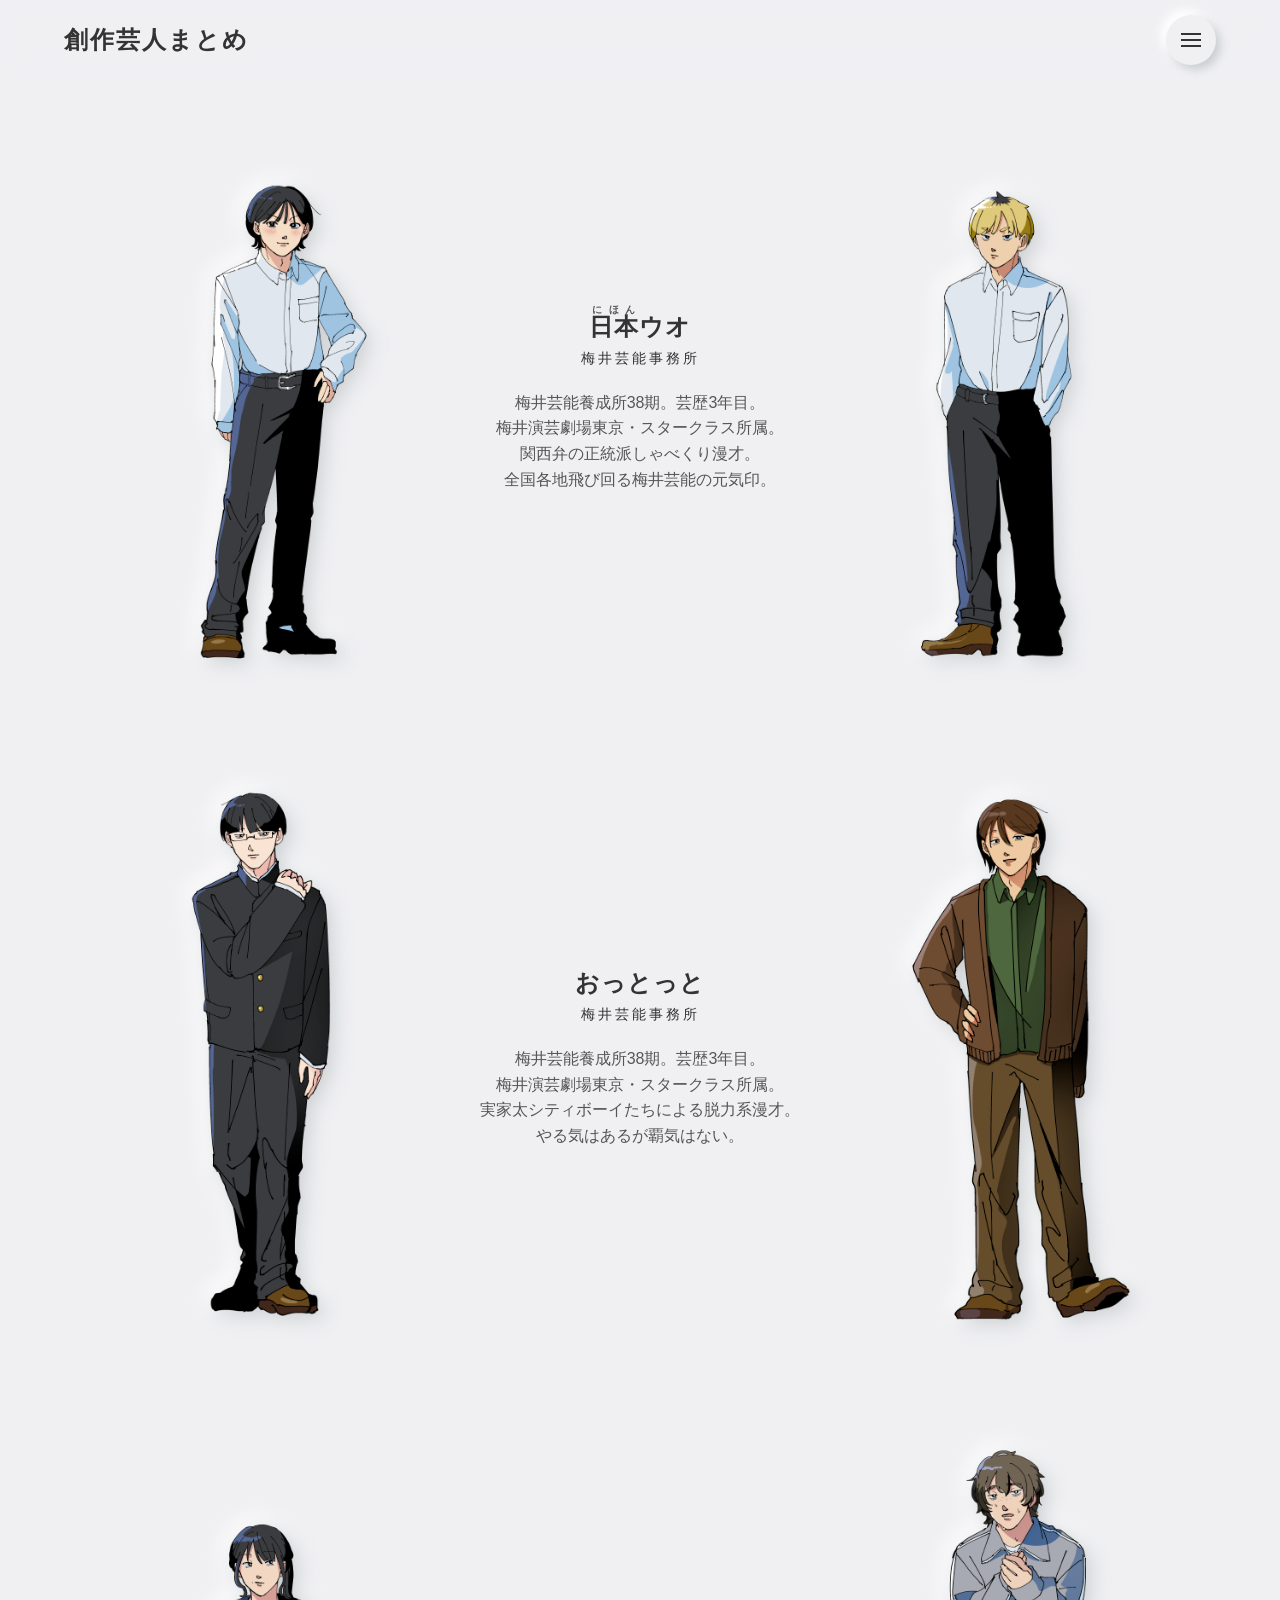
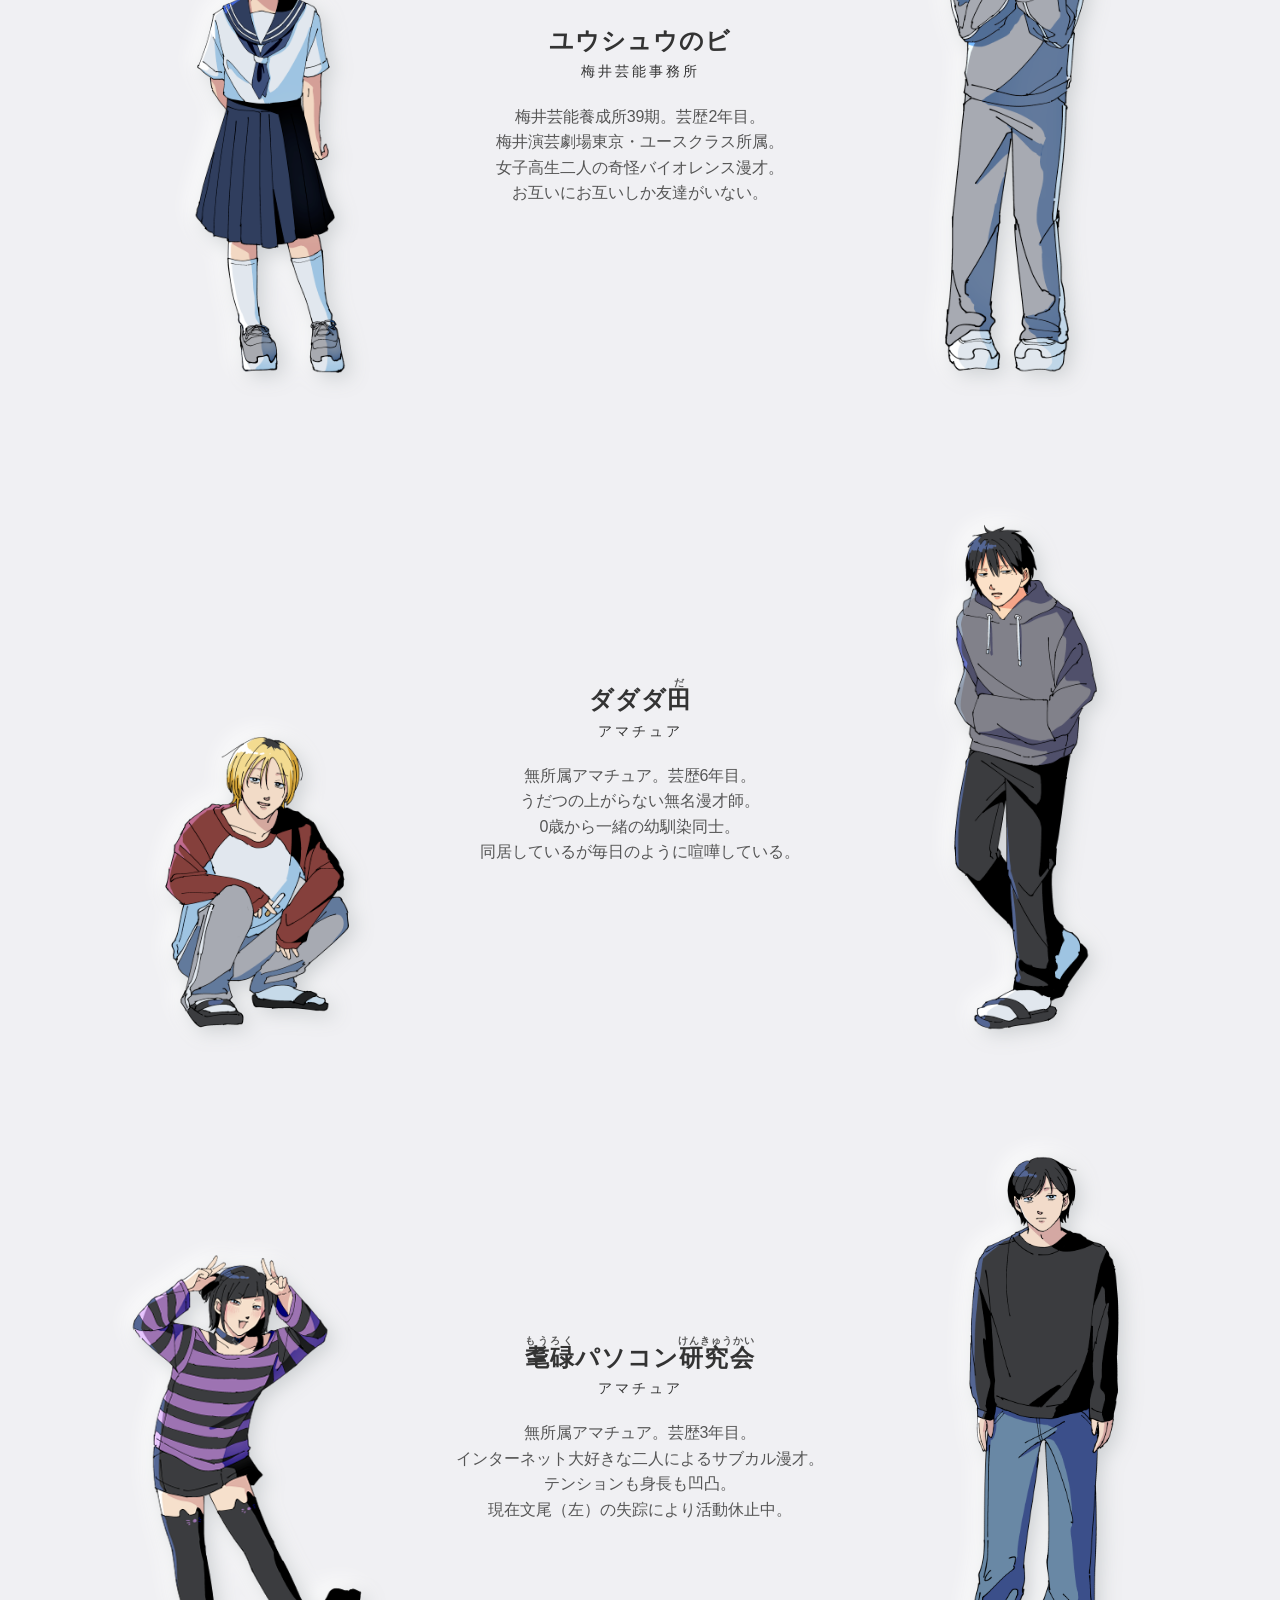
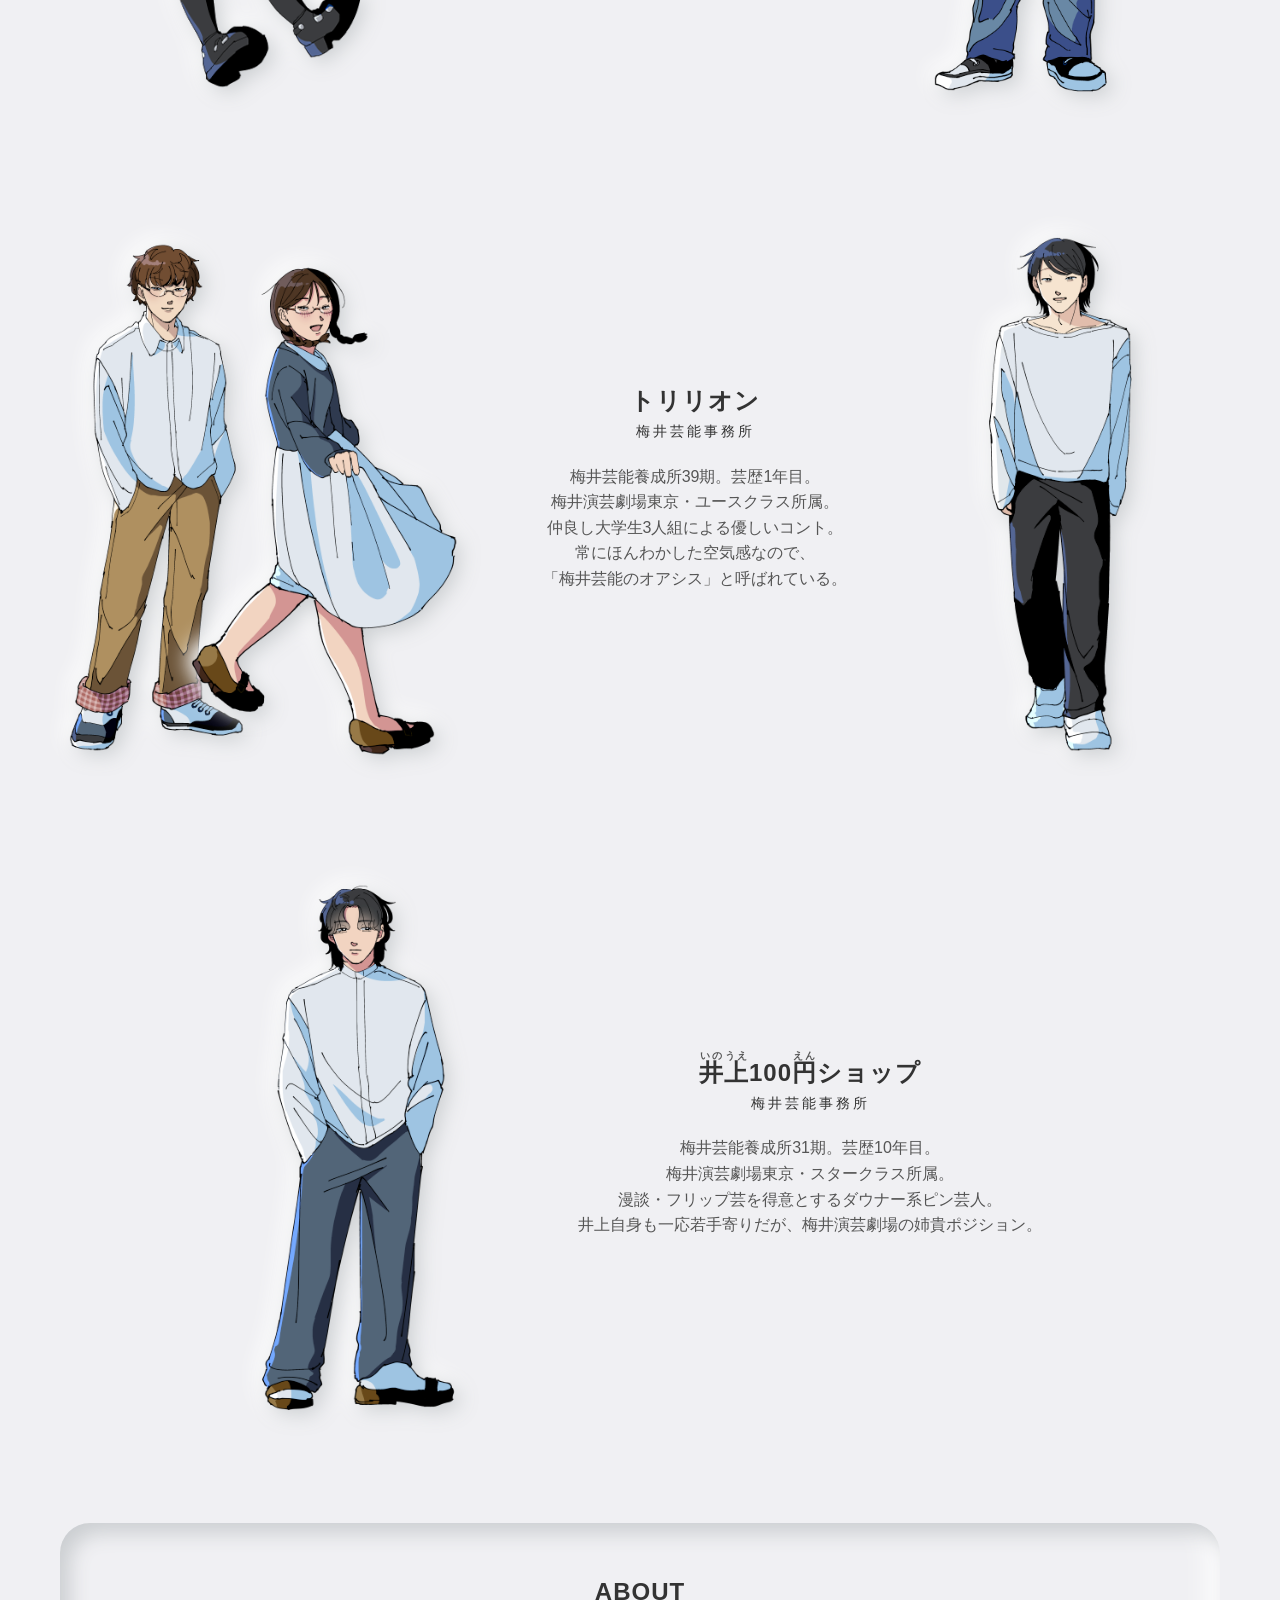
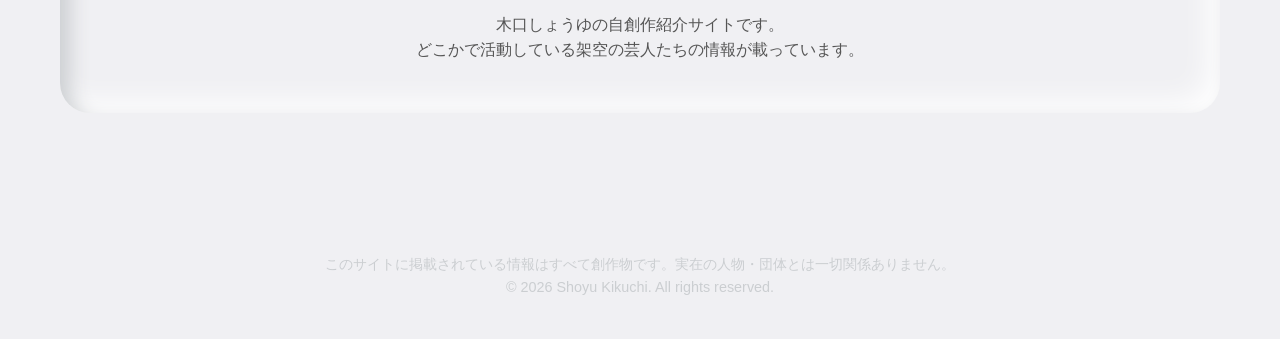
<file: index.html>
<!doctype html>
<html lang="ja">
  <head>
    <meta charset="UTF-8" />
    <meta name="viewport" content="width=device-width, initial-scale=1.0" />
    <title>創作芸人まとめ</title>
    <link rel="stylesheet" href="assets/styles/style.css" />
    <meta property="og:title" content="創作芸人まとめ">
<meta property="og:type" content="website">
<meta property="og:url" content="https://choumiryo-sudo.github.io/sousaku_comedians/">
<meta property="og:image" content="https://choumiryo-sudo.github.io/assets/images/ogp.png">
<meta property="og:site_name" content="創作芸人まとめ">
<meta property="og:description" content="創作芸人の情報をまとめたサイトです。">
<link rel="icon" href="favicon.ico" type="image/x-icon" sizes="any">
<link rel="shortcut icon" href="favicon.ico" type="image/x-icon">
  </head>
  <body id="home">
    <header>
      <h1>創作芸人まとめ</h1>
      <div class="menu-btn" id="menu-btn">
        <span></span>
        <span></span>
        <span></span>
      </div>
      <nav id="nav-menu">
        <ul>
          <li><a href="#home" class="nav-link">HOME</a></li>
          <li><a href="#about" class="nav-link">ABOUT</a></li>
          <li>
            <a href="pages/test_shindan.html" class="nav-link">相性診断</a>
          </li>
          <li>
            <a
              href="https://poipiku.com/13245498/"
              target="_blank"
              class="nav-link"
              rel="noopener noreferrer">LINK ↗︎</a
            >
          </li>
        </ul>
      </nav>
    </header>

    <main id="home">
      <div class="section-wrapper">
        <a href="pages/profile.html?id=0" class="image-link"
          ><img
            src="assets/images/noguchi.png"
            alt="左画像1"
            class="side-image"
        /></a>
        <section class="content-section">
          <h2>
            <ruby>日本<rp>(</rp><rt>にほん</rt><rp>)</rp></ruby>ウオ
          </h2>
          <p class="production-name">梅井芸能事務所</p>
          <p>
            梅井芸能養成所38期。芸歴3年目。<br />
            梅井演芸劇場東京・スタークラス所属。<br />
            関西弁の正統派しゃべくり漫才。<br />
            全国各地飛び回る梅井芸能の元気印。
          </p>
        </section>
        <a href="pages/profile.html?id=1" class="image-link"
          ><img src="assets/images/hara.png" alt="右画像1" class="side-image side-image-right-all"
        /></a>
      </div>

      <div class="section-wrapper">
        <a href="pages/profile.html?id=2" class="image-link"
          ><img src="assets/images/ishide.png" alt="左画像2" class="side-image side-image-left-all"
        /></a>
        <section class="content-section">
          <h2>おっとっと</h2>
          <p class="production-name">梅井芸能事務所</p>
          <p>
            梅井芸能養成所38期。芸歴3年目。<br />
            梅井演芸劇場東京・スタークラス所属。<br />
            実家太シティボーイたちによる脱力系漫才。<br />
            やる気はあるが覇気はない。
          </p>
        </section>
        <a href="pages/profile.html?id=3" class="image-link"
          ><img src="assets/images/kawata.png" alt="右画像2" class="side-image side-image-right-all"
        /></a>
      </div>

      <div class="section-wrapper">
        <a href="pages/profile.html?id=4" class="image-link"
          ><img src="assets/images/misaki.png" alt="左画像3" class="side-image side-image-left-all"
        /></a>
        <section class="content-section">
          <h2>ユウシュウのビ</h2>
          <p class="production-name">梅井芸能事務所</p>
          <p>
            梅井芸能養成所39期。芸歴2年目。<br />
            梅井演芸劇場東京・ユースクラス所属。<br />
            女子高生二人の奇怪バイオレンス漫才。<br />
            お互いにお互いしか友達がいない。
          </p>
        </section>
        <a href="pages/profile.html?id=5" class="image-link"
          ><img src="assets/images/shin.png" alt="右画像3" class="side-image side-image-right-all"
        /></a>
      </div>

      <div class="section-wrapper">
        <a href="pages/profile.html?id=6" class="image-link"
          ><img src="assets/images/tanaka.png" alt="左画像4" class="side-image side-image-left-all"
        /></a>
        <section class="content-section">
          <h2>
            ダダダ<ruby>田<rp>(</rp><rt>だ</rt><rp>)</rp></ruby>
          </h2>
          <p class="production-name">アマチュア</p>
          <p>
            無所属アマチュア。芸歴6年目。<br />
            うだつの上がらない無名漫才師。<br />
            0歳から一緒の幼馴染同士。<br />
            同居しているが毎日のように喧嘩している。
          </p>
        </section>
        <a href="pages/profile.html?id=7" class="image-link"
          ><img src="assets/images/yamada.png" alt="右画像4" class="side-image side-image-right-all"
        /></a>
      </div>

      <div class="section-wrapper">
        <a href="pages/profile.html?id=8" class="image-link"
          ><img src="assets/images/bunbi.png" alt="左画像5" class="side-image side-image-left-all"
        /></a>
        <section class="content-section">
          <h2>
            <ruby>耄碌<rp>(</rp><rt>もうろく</rt><rp>)</rp></ruby>パソコン<ruby
              >研究会<rp>(</rp><rt>けんきゅうかい</rt><rp>)</rp></ruby
            >
          </h2>
          <p class="production-name">アマチュア</p>
          <p>
            無所属アマチュア。芸歴3年目。<br />
            インターネット大好きな二人によるサブカル漫才。<br />
            テンションも身長も凹凸。<br />
            現在文尾（左）の失踪により活動休止中。
          </p>
        </section>
        <a href="pages/profile.html?id=9" class="image-link"
          ><img src="assets/images/hikawa.png" alt="右画像5" class="side-image side-image-right-all"
        /></a>
      </div>

      <div class="section-wrapper">
        <a href="pages/profile.html?id=10" class="image-link"
          ><img
            src="assets/images/takahata.png"
            alt="左画像6"
            class="side-image side-image-left side-image-left-all"
        /></a>
        <a href="pages/profile.html?id=11" class="image-link"
          ><img
            src="assets/images/ehara.png"
            alt="左画像6.1"
            class="side-image side-image-center side-image-left-all"
        /></a>
        <section class="content-section">
          <h2>トリリオン</h2>
          <p class="production-name">梅井芸能事務所</p>
          <p>
            梅井芸能養成所39期。芸歴1年目。<br />
            梅井演芸劇場東京・ユースクラス所属。<br />
            仲良し大学生3人組による優しいコント。<br />
            常にほんわかした空気感なので、<br />「梅井芸能のオアシス」と呼ばれている。
          </p>
        </section>
        <a href="pages/profile.html?id=12" class="image-link"
          ><img src="assets/images/kutsu.png" alt="右画像6" class="side-image side-image-right-all"
        /></a>
      </div>

      <div class="section-wrapper">
        <a href="pages/profile.html?id=13" class="image-link"
          ><img src="assets/images/inoue.png" alt="左画像7" class="side-image side-image-left-all"
        /></a>
        <section class="content-section">
          <h2>
            <ruby>井上<rp>(</rp><rt>いのうえ</rt><rp>)</rp></ruby>100<ruby
              >円<rp>(</rp><rt>えん</rt><rp>)</rp></ruby
            >ショップ
          </h2>
          <p class="production-name">梅井芸能事務所</p>
          <p>
            梅井芸能養成所31期。芸歴10年目。<br />
            梅井演芸劇場東京・スタークラス所属。<br />
            漫談・フリップ芸を得意とするダウナー系ピン芸人。<br />
            井上自身も一応若手寄りだが、梅井演芸劇場の姉貴ポジション。
          </p>
        </section>
      </div>

      <section class="content-section" id="about">
        <h2>ABOUT</h2>
        <p>
          木口しょうゆの自創作紹介サイトです。<br />
          どこかで活動している架空の芸人たちの情報が載っています。
        </p>
      </section>
    </main>

    <footer>
      <p>
        このサイトに掲載されている情報はすべて創作物です。実在の人物・団体とは一切関係ありません。
      </p>
      <p>&copy; 2026 Shoyu Kikuchi. All rights reserved.</p>
    </footer>

    <script src="assets/scripts/script.js"></script>
  </body>
</html>
</file>
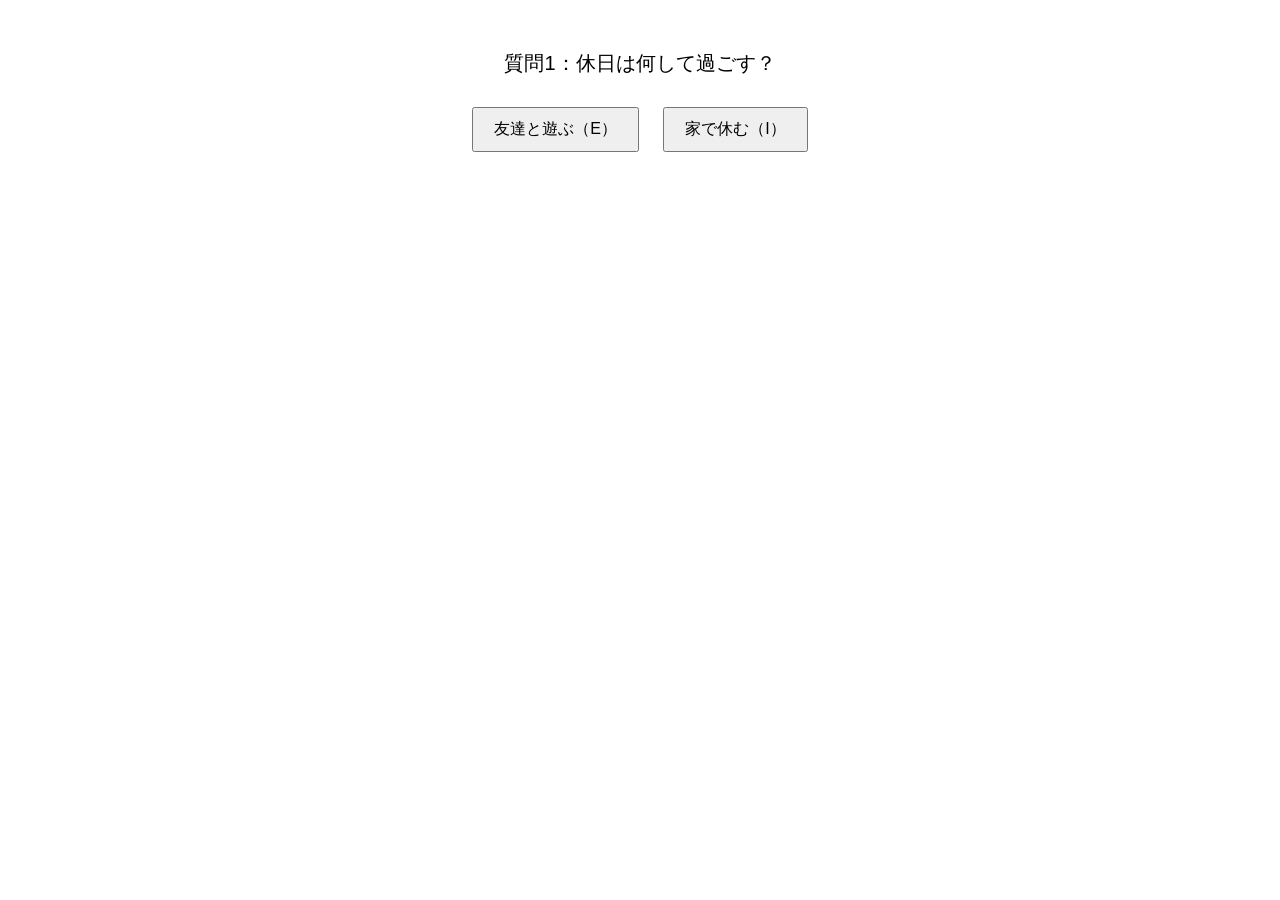
<file: test/testshindan.html>
<!doctype html>
<html lang="ja">
  <head>
    <meta charset="UTF-8" />
    <title>性格診断</title>
    <link rel="icon" href="../favicon.ico" type="image/x-icon" sizes="any" />
    <link rel="shortcut icon" href="../favicon.ico" type="image/x-icon" />
    <style>
      body {
        font-family: sans-serif;
        text-align: center;
        margin-top: 50px;
      }

      .question {
        font-size: 20px;
        margin-bottom: 20px;
      }

      button {
        padding: 10px 20px;
        margin: 10px;
        font-size: 16px;
        cursor: pointer;
      }

      #result {
        font-size: 24px;
        margin-top: 30px;
      }
    </style>
  </head>
  <body>
    <div id="app">
      <div class="question" id="question"></div>
      <div id="choices">
        <button id="btnA" onclick="answer('A')"></button>
        <button id="btnB" onclick="answer('B')"></button>
      </div>
      <div id="result"></div>
    </div>

    <script>
      const questions = [
        {
          text: "質問1：休日は何して過ごす？",
          A: "友達と遊ぶ（E）",
          B: "家で休む（I）",
        },
        {
          text: "質問2：道に迷った時、どうする？",
          A: "まず調べる（S）",
          B: "勘を頼りにする（N）",
        },
        {
          text: "質問3：友達が落ち込んでたら？",
          A: "解決法を考える（T）",
          B: "まずは寄り添う（F）",
        },
        {
          text: "質問4：夏休みの宿題は？",
          A: "計画的に進める（J）",
          B: "なんとかなるでしょ！（P）",
        },
        {
          text: "質問5：あなたは？",
          A: "ボケ気質（個性的）",
          B: "ツッコミ気質（常識人）",
        },
      ];

      const results = {
        AAAAA: "タイプ1: ESTJ(個性的) 井上",
        AAAAB: "タイプ2: ESTJ(常識人) 髙畑",
        AAABA: "タイプ3: ESTP(個性的) 田中",
        AAABB: "タイプ4: ESTP(常識人) 石出",
        AABAA: "タイプ5: ESFJ(個性的) 田中",
        AABAB: "タイプ6: ESFJ(常識人) 牧",
        AABBA: "タイプ7: ESFP(個性的) 野口",
        AABBB: "タイプ8: ESFP(常識人) 野口",
        ABAAA: "タイプ9: ENTJ(個性的) 秋尾",
        ABAAB: "タイプ10: ENTJ(常識人) 井上",
        ABABA: "タイプ11: ENTP(個性的) 河田",
        ABABB: "タイプ12: ENTP(常識人) 泉たいが",
        ABBAA: "タイプ13: ENFJ(個性的) 河田",
        ABBAB: "タイプ14: ENFJ(常識人) 榎原",
        ABBBA: "タイプ15: ENFP(個性的) 岩川",
        ABBBB: "タイプ16: ENFP(常識人) 野口",
        BAAAA: "タイプ17: ISTJ(個性的) ミサキ",
        BAAAB: "タイプ18: ISTJ(常識人) 平山",
        BAABA: "タイプ19: ISTP(個性的) ミサキ",
        BAABB: "タイプ20: ISTP(常識人) 山田",
        BABAA: "タイプ21: ISFJ(個性的) 沓",
        BABAB: "タイプ22: ISFJ(常識人) 石出",
        BABBA: "タイプ23: ISFP(個性的) 千田",
        BABBB: "タイプ24: ISFP(常識人) 松山",
        BBAAA: "タイプ25: INTJ(個性的) 泉志保",
        BBAAB: "タイプ26: INTJ(常識人) 樋川",
        BBABA: "タイプ27: INTP(個性的) 田中",
        BBABB: "タイプ28: INTP(常識人) 原",
        BBBAA: "タイプ29: INFJ(個性的) 榎原",
        BBBAB: "タイプ30: INFJ(常識人) 信",
        BBBBA: "タイプ31: INFP(個性的) 文尾",
        BBBBB: "タイプ32: INFP(常識人) 信",
      };

      let currentIndex = 0;
      let answers = "";

      function showQuestion() {
        const q = questions[currentIndex];

        document.getElementById("question").textContent = q.text;
        document.getElementById("btnA").textContent = q.A;
        document.getElementById("btnB").textContent = q.B;
      }

      function answer(choice) {
        answers += choice;
        currentIndex++;

        if (currentIndex < questions.length) {
          showQuestion();
        } else {
          showResult();
        }
      }

      function showResult() {
        document.getElementById("choices").style.display = "none";
        document.getElementById("question").textContent = "診断結果";

        const resultText = results[answers] || "未定義のパターンです";

        document.getElementById("result").textContent =
          `${resultText}（回答: ${answers}）`;
      }

      showQuestion();
    </script>
  </body>
</html>
</file>
<file: assets/styles/style.css>
:root {
  --bg-color: #f0f0f3; /* 清潔感のあるオフホワイト */
  --text-color: #555555;
  --heading-color: #333333;
  --shadow-light: #ffffff;
  --shadow-dark: #cbced1;
  --accent-color: #a8c0d5;
}

* {
  margin: 0;
  padding: 0;
  box-sizing: border-box;
}

html {
  /* ABOUTクリック時のスムーズなスクロールを実現 */
  scroll-behavior: smooth;
}

body {
  background-color: var(--bg-color);
  color: var(--text-color);
  font-family:
    "Helvetica Neue", Arial, "Hiragino Kaku Gothic ProN", "Hiragino Sans",
    Meiryo, sans-serif;
  line-height: 1.6;
  overflow-x: hidden;
}

body.maintenance-body {
  min-height: 100vh;
  overflow: hidden;
}

.maintenance-screen {
  min-height: 100vh;
  display: grid;
  place-items: center;
  padding: 32px;
  background:
    radial-gradient(circle at top, rgba(168, 192, 213, 0.35), transparent 45%),
    linear-gradient(180deg, #f6f6f8 0%, #eceff3 100%);
}

.maintenance-card {
  width: min(100%, 560px);
  padding: 40px 28px;
  border-radius: 28px;
  text-align: center;
  background: rgba(255, 255, 255, 0.72);
  box-shadow:
    10px 10px 24px rgba(203, 206, 209, 0.55),
    -10px -10px 24px rgba(255, 255, 255, 0.8);
  backdrop-filter: blur(10px);
}

.maintenance-eyebrow {
  margin-bottom: 12px;
  color: var(--accent-color);
  font-size: 0.85rem;
  font-weight: 700;
  letter-spacing: 0.22em;
  text-transform: uppercase;
}

.maintenance-card h1 {
  margin-bottom: 16px;
  color: var(--heading-color);
  font-size: clamp(1.3rem, 4vw, 2.6rem);
  line-height: 1.35;
}

.maintenance-copy {
  color: var(--text-color);
  font-size: 0.9rem;
  line-height: 1.9;
}

rt {
  font-size: 0.4em;
  color: var(--text-color);
}

/* =========================================
       ヘッダー ＆ ハンバーガーメニュー
       ========================================= */
header {
  position: fixed;
  top: 0;
  width: 100%;
  height: 80px;
  padding: 0 5%;
  display: flex;
  justify-content: space-between;
  align-items: center;
  z-index: 1000;
  background-color: rgba(240, 240, 243, 0.6);
  backdrop-filter: blur(8px); /* スクロール時の背景ぼかし */
}

header h1 {
  color: var(--heading-color);
  font-size: 1.5rem;
  letter-spacing: 2px;
}

.header-title {
  text-decoration: none;
  color: var(--heading-color);
  transition: color 0.3s ease;
}

.header-title:visited {
  text-decoration: none;
  color: var(--heading-color);
  transition: color 0.3s ease;
}

/* ハンバーガーボタン（ニューモーフィズム） */
.menu-btn {
  width: 50px;
  height: 50px;
  border-radius: 50%;
  background: var(--bg-color);
  box-shadow:
    5px 5px 10px var(--shadow-dark),
    -5px -5px 10px var(--shadow-light);
  display: flex;
  flex-direction: column;
  justify-content: center;
  align-items: center;
  cursor: pointer;
  z-index: 1001;
  transition: all 0.3s ease;
}

/* ボタンクリック時のへこみアニメーション */
.menu-btn:active {
  box-shadow:
    inset 4px 4px 8px var(--shadow-dark),
    inset -4px -4px 8px var(--shadow-light);
}

.menu-btn span {
  display: block;
  width: 20px;
  height: 2px;
  background-color: var(--heading-color);
  margin: 2px 0;
  transition: all 0.3s ease;
}

/* ハンバーガーメニュー展開時の×印アニメーション */
.menu-btn.open span:nth-child(1) {
  transform: translateY(6px) rotate(45deg);
}
.menu-btn.open span:nth-child(2) {
  opacity: 0;
}
.menu-btn.open span:nth-child(3) {
  transform: translateY(-6px) rotate(-45deg);
}

/* ナビゲーションメニュー */
nav {
  position: fixed;
  top: 0;
  right: -100%;
  width: 300px;
  height: 100vh;
  background: var(--bg-color);
  box-shadow: -10px 0 20px rgba(203, 206, 209, 0.5);
  display: flex;
  flex-direction: column;
  justify-content: center;
  align-items: center;
  transition: right 0.4s cubic-bezier(0.68, -0.55, 0.265, 1.55);
  z-index: 1000;
}

nav.open {
  right: 0;
}

nav ul {
  list-style: none;
  text-align: center;
  width: 100%;
}

nav ul li {
  margin: 30px 0;
}

nav ul li a {
  text-decoration: none;
  color: var(--heading-color);
  font-size: 1.2rem;
  font-weight: bold;
  letter-spacing: 2px;
  padding: 15px 40px;
  border-radius: 30px;
  background: var(--bg-color);
  transition: all 0.3s ease;
  display: inline-block;
}

/* リンクホバー・アクティブ時のアニメーション */
nav ul li a:hover {
  color: #777;
}
nav ul li a:active {
  box-shadow:
    inset 4px 4px 8px var(--shadow-dark),
    inset -4px -4px 8px var(--shadow-light);
}

/* =========================================
       メインコンテンツ (4つのセクション)
       ========================================= */
main {
  padding: 120px 20px 60px;
  max-width: 1200px; /* 画像を入れるために幅を拡大 */
  margin: 0 auto;
  display: flex;
  flex-direction: column;
  gap: 100px; /* 行間の余白を広めに */
}
/* 1行分のラッパー（画像 + テキスト + 画像） */
.section-wrapper {
  display: flex;
  align-items: center;
  justify-content: center;
  gap: 40px;
  width: 100%;
}

/* サイド画像のスタイル */
.side-image {
  width: 300px;
  height: 550px;
  object-fit: cover;
  border-radius: 30px;
  filter: drop-shadow(6px 6px 10px var(--shadow-dark))
    drop-shadow(-6px -6px 10px var(--shadow-light));
  transition: transform 0.3s ease;
}

.side-image:hover {
  transform: translateY(-5px); /* テキストブロックと同じホバーエフェクト */
}

.side-image-center {
  margin-left: -180px;
  margin-bottom: -20px;
}

.side-image-left {
  margin-left: -50px;
}

.content-section {
  background: var(--bg-color);
  padding: 50px 30px;
  text-align: center; /* 中央揃え */
  transition: transform 0.3s ease;
}

.content-section h2 {
  color: var(--heading-color);
  font-size: 1.5rem;
  letter-spacing: 1px;
}

.content-section p {
  font-size: 1rem;
  color: var(--text-color);
}

.content-section .production-name {
  font-size: 0.9rem;
  color: var(--heading-color);
  letter-spacing: 3px;
  margin-bottom: 20px;
}

/* =========================================
       フッター
       ========================================= */
footer {
  text-align: center;
  padding: 40px 20px;
  margin-top: 40px;
  color: var(--shadow-dark);
  font-size: 0.9rem;
}

#about.content-section {
  border-radius: 30px;
  padding: 50px 30px;
  box-shadow:
    10px 10px 20px inset var(--shadow-dark),
    -10px -10px 30px inset var(--shadow-light);
}

/* =========================================
       人物紹介ページ専用スタイル (プレフィックス: profile-)
       ========================================= */

.profile-body {
  background-color: var(--bg-color);
  color: var(--text-color);
  font-family:
    "Helvetica Neue", Arial, "Hiragino Kaku Gothic ProN", "Hiragino Sans",
    Meiryo, sans-serif;
  line-height: 1.6;
  overflow-x: hidden;
  display: flex;
  justify-content: center;
  align-items: center;
  min-height: 100vh;
  padding: 40px 0;
}

.profile-container {
  position: relative;
  width: 100%;
  /* 変更点: 画面いっぱいに広げるため、max-widthを1200pxから1600pxに拡大 */
  max-width: 1600px;
  /* 変更点: 矢印が画面端に固定されるため、コンテンツが被らないよう左右paddingを大きく確保 */
  padding: 0 120px;
  margin: 0 auto;
}

/* 滑らかな遷移のためのフェードアニメーション用クラス */
.profile-content {
  display: flex;
  /* 変更点: 全体的に要素を広げるため、左右カラムの隙間を60pxから100pxに拡大 */
  gap: 100px;
  align-items: center;
  transition:
    opacity 0.5s ease,
    transform 0.5s ease;
  opacity: 1;
  transform: translateX(0);
}

.profile-content.fade-out {
  opacity: 0;
  transform: translateX(-20px);
}

/* --- 左側：画像エリア --- */
.profile-left {
  position: relative;
  flex: 1;
  display: flex;
  justify-content: center;
  align-items: center;
}

/* 背面のテーマカラー（ぼかし光彩） */
.profile-theme-bg {
  position: absolute;
  /* 変更点: 画面の広がりに合わせて背景光彩を280pxから400pxに拡大 */
  width: 400px;
  height: 400px;
  border-radius: 50%;
  background-color: var(--theme-color, #a8c0d5); /* デフォルト色 */
  filter: blur(60px);
  opacity: 0.6;
  z-index: 0;
  transition: background-color 0.5s ease;
}

/* 人物画像（ニューモーフィズム枠） */
.profile-img {
  /* 変更点: 画面の広がりに合わせて人物画像を拡大（320x400 → 400x500） */
  width: 400px;
  height: 500px;
  object-fit: cover;
  border-radius: 30px;
  box-shadow:
    15px 15px 30px var(--shadow-dark),
    -15px -15px 30px var(--shadow-light);
  z-index: 1;
  border: 8px solid var(--bg-color); /* フレーム風の縁取り */
}

/* --- 右側：情報エリア --- */
.profile-right {
  flex: 1.5;
  display: flex;
  flex-direction: column;
  justify-content: center;
}

.profile-role {
  /* 変更点: 文字サイズを1remから1.1remに拡大 */
  font-size: 1.1rem;
  color: #888;
  letter-spacing: 2px;
  margin-bottom: 5px;
  font-weight: bold;
}

.profile-name {
  font-size: 2.7rem;
  color: var(--heading-color);
  margin-bottom: 0px;
  letter-spacing: 2px;
}

.profile-name-romaji {
  font-size: 2rem;
  margin-left: 30px;
  color: #888;
  letter-spacing: 2px;
}

.profile-name-wrapper {
  display: flex;
  align-items: baseline;
}

.profile-name-w {
  font-size: 2rem;
  margin-left: 3px;
  color: #888;
  letter-spacing: 2px;
}

/* 下部2カラム（自己紹介・一問一答） */
.profile-details {
  display: flex;
  /* 変更点: カード同士の隙間を30pxから40pxに拡大 */
  gap: 40px;
  /* 変更点: 左右のカラムの高さを揃えるための設定 */
  align-items: stretch;
}

/* 変更点: 左カラム（自己紹介＋チャート）のラッパー要素を追加 */
.profile-col-left {
  flex: 1;
  display: flex;
  flex-direction: column;
  gap: 8px;
}

/* 変更点: 右カラム（一問一答）のラッパー要素を追加 */
.profile-col-right {
  flex: 1;
  display: flex;
  flex-direction: column;
}

/* 変更点: チャート用カードのスタイル。余った高さを埋めるように flex: 1 を指定 */
.profile-chart-card {
  flex: 1;
  display: flex;
  flex-direction: column;
  padding-top: 0px !important;
}

/* 変更点: Chart.jsのキャンバスをレスポンシブに保つためのコンテナ */
.chart-container {
  position: relative;
  flex: 1;
  width: 100%;
  min-height: 200px;
  margin-top: 10px;
}

/* 変更点: 右側のカード（一問一答）は親要素の高さいっぱいに広がるように設定 */
.profile-col-right .profile-card {
  flex: 1;
}

.profile-card {
  background: var(--bg-color);
  padding: 40px;
  /* 変更点: 両方のカードが常に同じ高さを保ち、十分なサイズを持つように最小高さを設定 */
  min-height: 250px;
  max-height: 250px;
  flex: 1;
}

.profile-card h3 {
  /* 変更点: 見出しの文字サイズを1.1remから1.3remに拡大 */
  font-size: 1.3rem;
  color: var(--heading-color);
  /* 変更点: 見出し下の余白を拡大 */
  margin-bottom: 25px;
  border-bottom: 2px solid rgba(0, 0, 0, 0.05);
  padding-bottom: 10px;
}

.profile-card p {
  /* 変更点: 本文の文字サイズを0.95remから1.05remに拡大、行間も広げて読みやすく */
  font-size: 1.05rem;
  line-height: 1.8;
}

/* 一問一答のリストスタイル */
.profile-qa dl {
  /* 変更点: 一問一答の文字サイズを拡大し、行間を広げました */
  font-size: 1.05rem;
  line-height: 1.6;
}
.profile-qa dt {
  font-weight: bold;
  color: var(--heading-color);
  margin-top: 10px;
  font-weight: lighter;
}
.profile-qa dd {
  margin-left: 0;
  /* 変更点: 行数を稼ぎつつ見やすくするため、回答下の余白を5pxから15pxに拡大 */
  margin-bottom: 15px;
  color: var(--text-color);
  margin-top: 10px;
}

/* --- ナビゲーション矢印 --- */
.profile-arrow {
  /* 変更点: absoluteからfixedに変更し、コンテナに依存せず完全に画面の端に配置されるようにしました */
  position: fixed;
  top: 50%;
  transform: translateY(-50%);
  /* 変更点: 押しやすくするためボタンのサイズを60pxから70pxに拡大 */
  width: 70px;
  height: 70px;
  border-radius: 50%;
  background: var(--bg-color);
  box-shadow:
    6px 6px 12px var(--shadow-dark),
    -6px -6px 12px var(--shadow-light);
  display: flex;
  justify-content: center;
  align-items: center;
  cursor: pointer;
  /* 変更点: fixedにしたため、常に最前面に来るようz-indexを強化 */
  z-index: 100;
  /* 変更点: 矢印アイコンのサイズを拡大 */
  font-size: 1.5rem;
  color: var(--heading-color);
  transition: all 0.3s ease;
  user-select: none;
}

.profile-arrow:hover {
  color: #888;
}

.profile-arrow:active {
  box-shadow:
    inset 4px 4px 8px var(--shadow-dark),
    inset -4px -4px 8px var(--shadow-light);
}

.profile-arrow.prev {
  left: 30px;
}
.profile-arrow.next {
  right: 30px;
}

body.shindan {
  background-color: var(--bg-color);
  color: var(--text-color);
  font-family:
    "Helvetica Neue", Arial, "Hiragino Kaku Gothic ProN", "Hiragino Sans",
    Meiryo, sans-serif;
  line-height: 1.6;
  display: flex;
  justify-content: center;
  align-items: center;
  min-height: 100vh;
  padding: 40px 20px;
}

.shindan-card {
  background: var(--bg-color);
  border-radius: 30px;
  padding: 50px 40px;
  width: 100%;
  max-width: 600px;
  text-align: center;
}

.step-indicator {
  font-size: 0.9rem;
  color: #888;
  letter-spacing: 2px;
  margin-bottom: 10px;
  font-weight: bold;
}

.question-text {
  font-size: 1.5rem;
  color: var(--heading-color);
  margin-bottom: 40px;
  font-weight: bold;
  line-height: 1.4;
}

.result-title-name {
  font-size: 1.25em;
}

.choice-btn {
  display: block;
  width: 100%;
  background: var(--bg-color);
  border: none;
  padding: 20px;
  margin-bottom: 25px;
  border-radius: 20px;
  font-size: 1.1rem;
  color: var(--heading-color);
  box-shadow:
    8px 8px 16px var(--shadow-dark),
    -8px -8px 16px var(--shadow-light);
  cursor: pointer;
  transition: all 0.3s ease;
  font-family: inherit;
  font-weight: bold;
}

.choice-btn:active {
  box-shadow:
    inset 4px 4px 8px var(--shadow-dark),
    inset -4px -4px 8px var(--shadow-light);
  transform: translateY(0);
}

.choice-btn:hover,
.link-btn:hover {
  color: #888;
}

#result-area {
  display: none;
  animation: fadeIn 0.6s ease forwards;
}

@keyframes fadeIn {
  from {
    opacity: 0;
    transform: translateY(10px);
  }
  to {
    opacity: 1;
    transform: translateY(0);
  }
}

.result-img {
  width: 100%;
  max-width: 250px;
  height: 250px;
  object-fit: cover;
  border-radius: 50%;
  margin: 0 auto 30px;
  box-shadow:
    10px 10px 20px var(--shadow-dark),
    -10px -10px 20px var(--shadow-light);
  border: 8px solid var(--bg-color);
}

.result-desc {
  font-size: 1.05rem;
  margin-bottom: 40px;
  line-height: 1.8;
  color: var(--text-color);
}

.link-btn {
  display: inline-block;
  text-decoration: none;
  color: var(--bg-color);
  background-color: var(--heading-color);
  font-size: 1.1rem;
  font-weight: bold;
  padding: 18px 40px;
  border-radius: 30px;
  box-shadow: 6px 6px 12px var(--shadow-dark);
  transition: all 0.3s ease;
}

.link-btn:active {
  box-shadow:
    inset 4px 4px 8px var(--shadow-dark),
    inset -4px -4px 8px var(--shadow-light);
}

/* =========================================
       レスポンシブ対応 (スマホ向け調整)
       ========================================= */
@media (max-width: 900px) {
  .section-wrapper {
    flex-wrap: wrap;
    gap: 30px;
  }

  .side-image-left-all{
    order: 1;
  }

  .side-image-right-all{
    order: 3;
  }

  .content-section {
    order: 2;
      width: 100%;
      max-width: 100%;
  }

  .content-section {
    padding: 40px 20px;
    border-radius: 20px;
    width: 100%;
    max-width: 100%;
  }

  nav {
    width: 100%;
  }

  .profile-container {
    padding: 0 20px;
  }
  .profile-content {
    flex-direction: column;
    gap: 40px;
  }
  .profile-img {
    width: 100%;
    max-width: 300px;
    height: auto;
    aspect-ratio: 3 / 4;
  }
  .profile-right {
    text-align: center; /* スマホ時は中央揃え */
  }
  .profile-details {
    flex-direction: column; /* 2カラムを縦並びに */
    text-align: left; /* カード内は左寄せに戻す */
  }
  /* 変更点: スマホ閲覧時は矢印がコンテンツに被らないよう画面下部に固定 */
  .profile-arrow {
    top: auto;
    bottom: 20px;
    transform: translateY(0);
    width: 60px;
    height: 60px;
  }
  .profile-arrow.prev {
    left: 20%;
  }
  .profile-arrow.next {
    right: 20%;
  }
}
</file>
